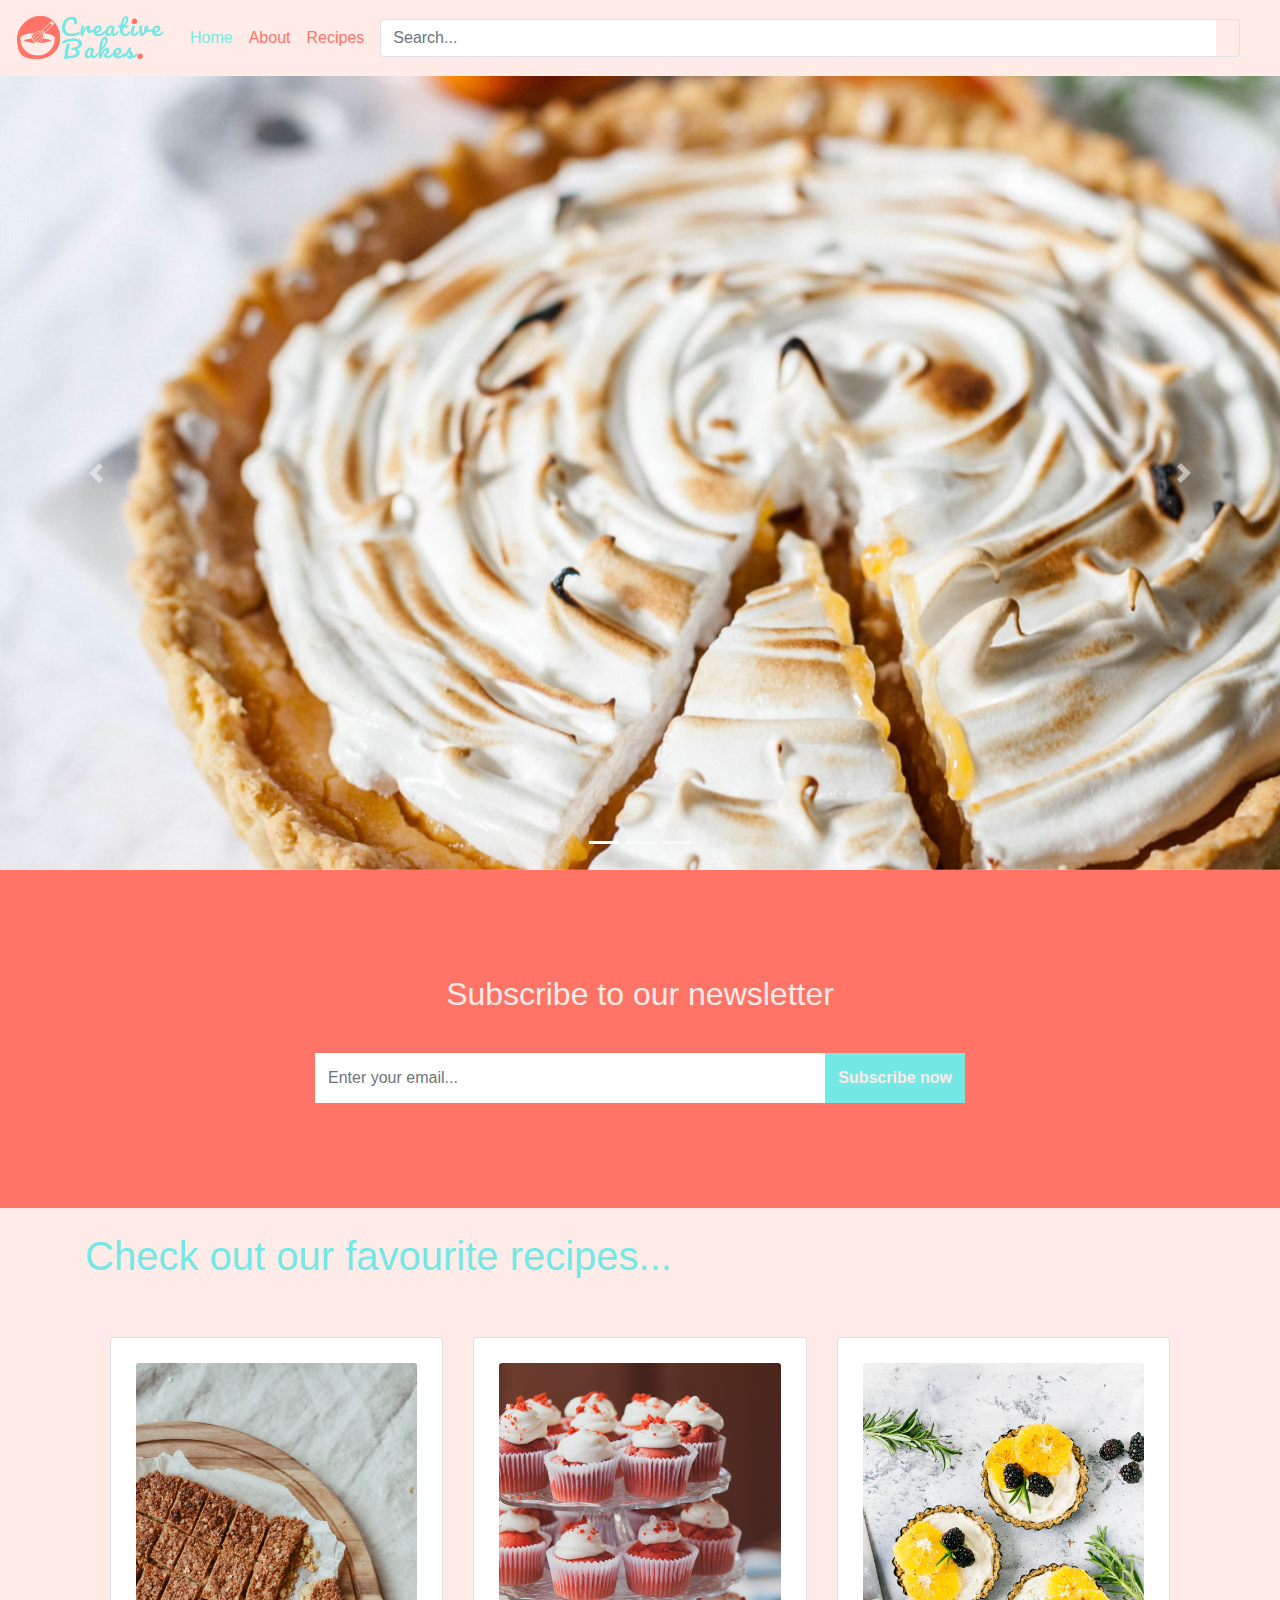
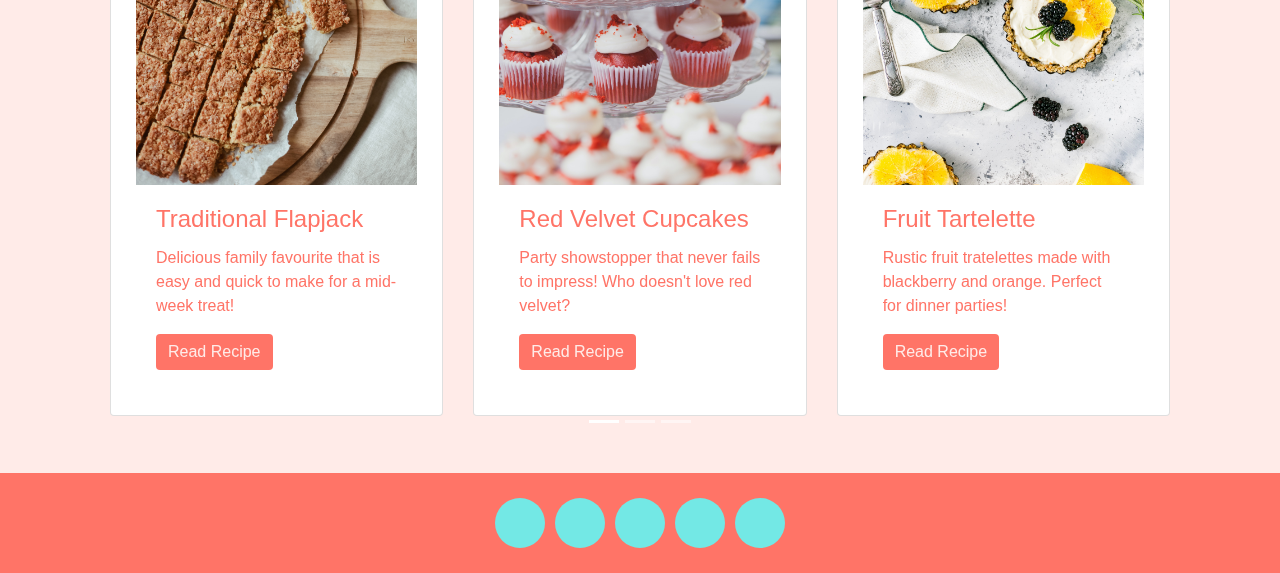
<file: index.html>
<!DOCTYPE html>
<html>
    <head>
        <link rel="shortcut icon" type= "image/png" href="Images/Favicon6.png">
        <link rel="stylesheet" href="https://use.fontawesome.com/releases/v5.8.1/css/all.css" integrity="sha384-50oBUHEmvpQ+1lW4y57PTFmhCaXp0ML5d60M1M7uH2+nqUivzIebhndOJK28anvf" crossorigin="anonymous">
        <link rel="stylesheet" href="https://stackpath.bootstrapcdn.com/bootstrap/4.5.2/css/bootstrap.min.css" integrity="sha384-JcKb8q3iqJ61gNV9KGb8thSsNjpSL0n8PARn9HuZOnIxN0hoP+VmmDGMN5t9UJ0Z" crossorigin="anonymous">
        <link rel="stylesheet" href="style.css">

        <script src="https://code.jquery.com/jquery-3.5.1.slim.min.js" integrity="sha384-DfXdz2htPH0lsSSs5nCTpuj/zy4C+OGpamoFVy38MVBnE+IbbVYUew+OrCXaRkfj" crossorigin="anonymous"></script>
        <script src="https://cdn.jsdelivr.net/npm/popper.js@1.16.1/dist/umd/popper.min.js" integrity="sha384-9/reFTGAW83EW2RDu2S0VKaIzap3H66lZH81PoYlFhbGU+6BZp6G7niu735Sk7lN" crossorigin="anonymous"></script>
        <script src="https://stackpath.bootstrapcdn.com/bootstrap/4.5.2/js/bootstrap.min.js" integrity="sha384-B4gt1jrGC7Jh4AgTPSdUtOBvfO8shuf57BaghqFfPlYxofvL8/KUEfYiJOMMV+rV" crossorigin="anonymous"></script>
    </head>

    <body>
        <nav class="navbar navbar-expand-md navbar-light bg-faded">
            <a class="navbar-brand" href="#"><img src="Images/Creative Bakes Logo (7).png" width="150" height="50" alt=""></a>
            <button class="navbar-toggler" type="button" data-toggle="collapse" data-target="#navbar5">
                <span class="navbar-toggler-icon"></span>
            </button>
            <div class="navbar-collapse collapse" id="navbar5">
                <ul class="navbar-nav">
                    <li class="nav-item active">
                        <a class="nav-link" href="#">Home<span class="sr-only">Home</span></a>
                    </li>
                    <li class="nav-item">
                        <a class="nav-link" href="about.html">About</a>
                    </li>
                    <li class="nav-item">
                        <a class="nav-link" href="recipes.html">Recipes</a>
                    </li>
                </ul>
                <form class="mx-2 my-auto d-inline w-100">
                    <div class="input-group">
                        <input type="text" class="form-control border border-right-0" placeholder="Search...">
                        <span class="input-group-append">
                            <button class="btn btn-outline-secondary border border-left-0" type="button">
                                <i class="fa fa-search"></i>
                            </button>
                        </span>
                    </div>
                </form>
                <ul class="navbar-nav">
                    <li class="nav-item dropdown">
                        <a class="nav-link" href="http://example.com" id="navbarDropdownMenuLink" data-toggle="dropdown" aria-haspopup="true" aria-expanded="false">
                            <i class="fa fa-cog fa-lg"></i>
                        </a>
                        <div class="dropdown-menu dropdown-menu-right" aria-labelledby="navbarDropdownMenuLink">
                            <a class="dropdown-item" href="contact.html">Contact Us</a>
                        </div>
                    </li>
                </ul>
            </div>
        </nav>
        <!--Navbar ends-->
        <!--Carousel-->
        <!--Carousel Wrapper-->
<div id="carousel-example-1z" class="carousel slide carousel-fade" data-ride="carousel">
    <!--Indicators-->
    <ol class="carousel-indicators">
      <li data-target="#carousel-example-1z" data-slide-to="0" class="active"></li>
      <li data-target="#carousel-example-1z" data-slide-to="1"></li>
      <li data-target="#carousel-example-1z" data-slide-to="2"></li>
    </ol>
    <!--/.Indicators-->
    <!--Slides-->
    <div class="carousel-inner" role="listbox">
      <!--First slide-->
      <div class="carousel-item active">
        <img class="d-block w-100" src="Images/alex-loup-aX_ljOOyWJY-unsplash.jpg"
          alt="First slide">
      </div>
      <!--/First slide-->
      <!--Second slide-->
      <div class="carousel-item">
        <img class="d-block w-100" src="Images/anthony-espinosa-6iqpLKqeaE0-unsplash.jpg"
          alt="Second slide">
      </div>
      <!--/Second slide-->
      <!--Third slide-->
      <div class="carousel-item">
        <img class="d-block w-100" src="Images/becky-fantham-DIUJSBiJNoc-unsplash.jpg"
          alt="Third slide">
      </div>
      <!--/Third slide-->
    </div>
    <!--/.Slides-->
    <!--Controls-->
    <a class="carousel-control-prev" href="#carousel-example-1z" role="button" data-slide="prev">
      <span class="carousel-control-prev-icon" aria-hidden="true"></span>
      <span class="sr-only">Previous</span>
    </a>
    <a class="carousel-control-next" href="#carousel-example-1z" role="button" data-slide="next">
      <span class="carousel-control-next-icon" aria-hidden="true"></span>
      <span class="sr-only">Next</span>
    </a>
    <!--/.Controls-->
  </div>
  <!--/.Carousel Wrapper-->
  <!--Newsletter-->
  <section class="newsletter">
    <div class="container">
     <div class="row">
      <div class="col-sm-12">
        <div class="content">
            <h2>Subscribe to our newsletter</h2>
          <form class="input-group">
             <input type="email" class="form-control" placeholder="Enter your email...">
             <span class="input-group-btn">
             <button class="btn" type="submit" onclick = "myFunction()">Subscribe now</button>
             </span>
          </form>
        </div>
      </div>
     </div>
    </div>
    </section>

    <!--Carousel two-->
    <div class="container my-4">
            <h1>Check out our favourite recipes...</h1> 
        <!--Carousel Wrapper-->
        <div id="multi-item-example" class="carousel slide carousel-multi-item" data-ride="carousel">
    
          <!--Controls-->
          <div class="controls-top">
            <a class="btn-floating" href="#multi-item-example" data-slide="prev"><i class="fa fa-chevron-left"></i></a>
            <a class="btn-floating" href="#multi-item-example" data-slide="next"><i class="fa fa-chevron-right"></i></a>
          </div>
          <!--/.Controls-->
    
          <!--Indicators-->
          <ol class="carousel-indicators">
            <li data-target="#multi-item-example" data-slide-to="0" class="active"></li>
            <li data-target="#multi-item-example" data-slide-to="1"></li>
            <li data-target="#multi-item-example" data-slide-to="2"></li>
          </ol>
          <!--/.Indicators-->
    
          <!--Slides-->
          <div class="carousel-inner" role="listbox">
    
            <!--First slide-->
            <div class="carousel-item active">
    
              <div class="row">
                <div class="col-md-4">
                  <div class="card mb-2">
                    <img class="card-img-top" src="Images/gaelle-marcel-nLjplPd5L6o-unsplash.jpg"
                      alt="Card image cap">
                    <div class="card-body">
                      <h4 class="card-title">Traditional Flapjack</h4>
                      <p class="card-text">Delicious family favourite that is easy and quick to make for a mid-week treat!</p>
                      <a class="btn btn-primary">Read Recipe</a>
                    </div>
                  </div>
                </div>
    
                <div class="col-md-4 clearfix d-none d-md-block">
                  <div class="card mb-2">
                    <img class="card-img-top" src="Images/heather-mount-kg60vwnXHro-unsplash.jpg"
                      alt="Card image cap">
                    <div class="card-body">
                      <h4 class="card-title">Red Velvet Cupcakes</h4>
                      <p class="card-text">Party showstopper that never fails to impress! Who doesn't love red velvet?</p>
                      <a class="btn btn-primary">Read Recipe</a>
                    </div>
                  </div>
                </div>
    
                <div class="col-md-4 clearfix d-none d-md-block">
                  <div class="card mb-2">
                    <img class="card-img-top" src="Images/kim-daniels-OrkEasJeY74-unsplash.jpg"
                      alt="Card image cap">
                    <div class="card-body">
                      <h4 class="card-title">Fruit Tartelette</h4>
                      <p class="card-text">Rustic fruit tratelettes made with blackberry and orange. Perfect for dinner parties!</p>
                      <a class="btn btn-primary">Read Recipe</a>
                    </div>
                  </div>
                </div>
              </div>
    
            </div>
            <!--/.First slide-->
    
            <!--Second slide-->
            <div class="carousel-item">
    
              <div class="row">
                <div class="col-md-4">
                  <div class="card mb-2">
                    <img class="card-img-top" src="Images/heather-barnes-l9Ugo0XcGWw-unsplash.jpg"
                      alt="Card image cap">
                    <div class="card-body">
                      <h4 class="card-title">Pistachio Macarons</h4>
                      <p class="card-text">Technically challenging French classic, perfect for gifts and special ocassions.</p>
                      <a class="btn btn-primary">Read Recipe</a>
                    </div>
                  </div>
                </div>
    
                <div class="col-md-4 clearfix d-none d-md-block">
                  <div class="card mb-2">
                    <img class="card-img-top" src="Images/dilyara-garifullina-6jvOSxDp-Lk-unsplash.jpg"
                      alt="Card image cap">
                    <div class="card-body">
                      <h4 class="card-title">Paris-Brest</h4>
                      <p class="card-text">Sophisticated alternative to classic choux buns and éclairs, sure to be a favourite!</p>
                      <a class="btn btn-primary">Read Recipe</a>
                    </div>
                  </div>
                </div>
    
                <div class="col-md-4 clearfix d-none d-md-block">
                  <div class="card mb-2">
                    <img class="card-img-top" src="Images/louise-lyshoj-WHJTaLqonkU-unsplash.jpg"
                      alt="Card image cap">
                    <div class="card-body">
                      <h4 class="card-title">Rye Sourdough</h4>
                      <p class="card-text">Twist on the classic white sourdough with a deep, malty flavour. Perfect for a picinc!</p>
                      <a class="btn btn-primary">Read Recipe</a>
                    </div>
                  </div>
                </div>
              </div>
    
            </div>
            <!--/.Second slide-->
    
          </div>
          <!--/.Slides-->
    
        </div>
        <!--/.Carousel Wrapper-->
    
      </div>
      
      <footer>
        <a href="https://twitter.com" target="_blank">
          <span class='social-icon'><i class="fab fa-twitter"></i></span>
        </a>
        <a href="https://facebook.com" target="_blank">
          <span class='social-icon'><i class="fab fa-facebook-f"></i></span>
        </a>
        <a href="https://instagram.com" target="_blank">
          <span class='social-icon'><i class="fab fa-instagram"></i></span>
        </a>
        <a href="https://pinterest.co.uk/" target="_blank">
            <span class='social-icon'><i class="fab fa-pinterest-p"></i></span>
          </a>
          <a href="https://youtube.com" target="_blank">
            <span class='social-icon'><i class="fab fa-youtube"></i></span>
          </a>

      </footer>

      <script>
        function myFunction() {
                alert("Thank you for subscribing!");
        document.forms[0].reset();
        }
      </script>

    </body>

</html>
</file>
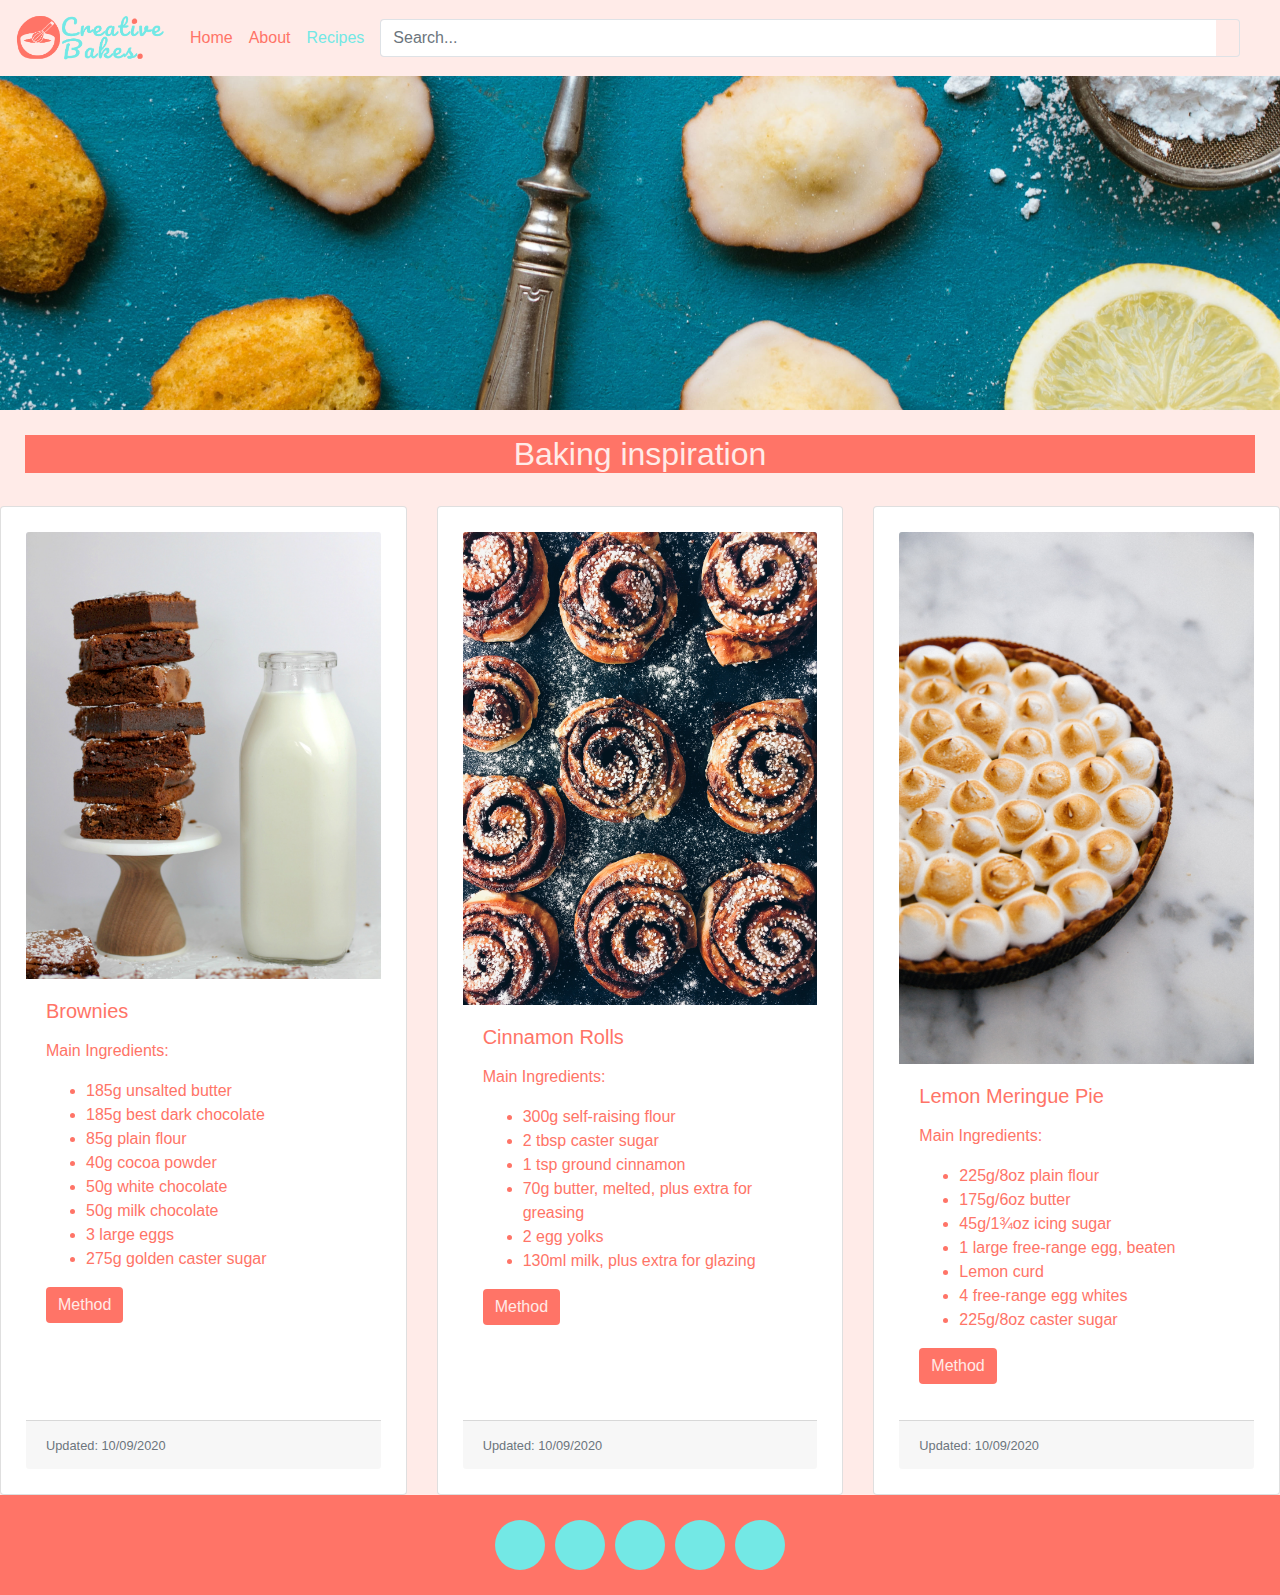
<file: recipes.html>
<!DOCTYPE html>
<html>
    <head>
        <link rel="shortcut icon" type= "image/png" href="Images/Favicon6.png">
        <link rel="stylesheet" href="https://use.fontawesome.com/releases/v5.8.1/css/all.css" integrity="sha384-50oBUHEmvpQ+1lW4y57PTFmhCaXp0ML5d60M1M7uH2+nqUivzIebhndOJK28anvf" crossorigin="anonymous">
        <link rel="stylesheet" href="https://stackpath.bootstrapcdn.com/bootstrap/4.5.2/css/bootstrap.min.css" integrity="sha384-JcKb8q3iqJ61gNV9KGb8thSsNjpSL0n8PARn9HuZOnIxN0hoP+VmmDGMN5t9UJ0Z" crossorigin="anonymous">
        <link rel="stylesheet" href="style.css">

        <script src="https://code.jquery.com/jquery-3.5.1.slim.min.js" integrity="sha384-DfXdz2htPH0lsSSs5nCTpuj/zy4C+OGpamoFVy38MVBnE+IbbVYUew+OrCXaRkfj" crossorigin="anonymous"></script>
        <script src="https://cdn.jsdelivr.net/npm/popper.js@1.16.1/dist/umd/popper.min.js" integrity="sha384-9/reFTGAW83EW2RDu2S0VKaIzap3H66lZH81PoYlFhbGU+6BZp6G7niu735Sk7lN" crossorigin="anonymous"></script>
        <script src="https://stackpath.bootstrapcdn.com/bootstrap/4.5.2/js/bootstrap.min.js" integrity="sha384-B4gt1jrGC7Jh4AgTPSdUtOBvfO8shuf57BaghqFfPlYxofvL8/KUEfYiJOMMV+rV" crossorigin="anonymous"></script>
    </head>

    <body>
        <nav class="navbar navbar-expand-md navbar-light bg-faded">
            <a class="navbar-brand" href="#"><img src="Images/Creative Bakes Logo (7).png" width="150" height="50" alt=""></a>
            <button class="navbar-toggler" type="button" data-toggle="collapse" data-target="#navbar5">
                <span class="navbar-toggler-icon"></span>
            </button>
            <div class="navbar-collapse collapse" id="navbar5">
                <ul class="navbar-nav">
                    <li class="nav-item">
                        <a class="nav-link" href="index.html">Home</a>
                    </li>
                    <li class="nav-item">
                        <a class="nav-link" href="about.html">About</a>
                    </li>
                    <li class="nav-item active">
                        <a class="nav-link" href="">Recipes<span class="sr-only">Recipes</span></a>
                    </li>
                </ul>
                <form class="mx-2 my-auto d-inline w-100">
                    <div class="input-group">
                        <input type="text" class="form-control border border-right-0" placeholder="Search...">
                        <span class="input-group-append">
                            <button class="btn btn-outline-secondary border border-left-0" type="button">
                                <i class="fa fa-search"></i>
                            </button>
                        </span>
                    </div>
                </form>
                <ul class="navbar-nav">
                    <li class="nav-item dropdown">
                        <a class="nav-link" href="http://example.com" id="navbarDropdownMenuLink" data-toggle="dropdown" aria-haspopup="true" aria-expanded="false">
                            <i class="fa fa-cog fa-lg"></i>
                        </a>
                        <div class="dropdown-menu dropdown-menu-right" aria-labelledby="navbarDropdownMenuLink">
                            <a class="dropdown-item" href="contact.html">Contact Us</a>
                        </div>
                    </li>
                </ul>
            </div>
        </nav>
        <!--Navbar ends-->
        <main>
            <header>
                <img src="Images/jonathan-pielmayer-ecbZ5gEE-60-unsplash.jpg" alt="food">
            </header>
            <div class="title">
                <h2>Baking inspiration</h2>
            </div>
            <div class="card-deck">
                <div class="card">
                  <img class="card-img-top" src="Images/sheri-silver-cG9WtPNHI38-unsplash.jpg" alt="Card image cap">
                  <div class="card-body">
                    <h5 class="card-title">Brownies</h5>
                    <p class="card-text">
                        <p>Main Ingredients:</p>
                        <ul>
                            <li>185g unsalted butter</li>
                            <li>185g best dark chocolate</li>
                            <li>85g plain flour</li>
                            <li>40g cocoa powder</li>
                            <li>50g white chocolate</li>
                            <li>50g milk chocolate</li>
                            <li>3 large eggs</li>
                            <li>275g golden caster sugar</li>
                        </ul>
                        <a href="https://www.bbcgoodfood.com/recipes/best-ever-chocolate-brownies-recipe" class="btn btn-info" role="button">Method</a>
                    </p>
                  </div>
                  <div class="card-footer">
                    <small class="text-muted">Updated: 10/09/2020</small>
                  </div>
                </div>
                <div class="card">
                  <img class="card-img-top" src="Images/otto-norin-uG3Vu5TXKxE-unsplash.jpg" alt="Card image cap">
                  <div class="card-body">
                    <h5 class="card-title">Cinnamon Rolls</h5>
                    <p class="card-text">
                      <p>Main Ingredients:</p>
                        <ul>
                            <li>300g self-raising flour</li>
                            <li>2 tbsp caster sugar</li>
                            <li>1 tsp ground cinnamon</li>
                            <li>70g butter, melted, plus extra for greasing</li>
                            <li>2 egg yolks</li>
                            <li>130ml milk, plus extra for glazing</li>
                        </ul>
                        <a href="https://www.bbcgoodfood.com/recipes/cinnamon-rolls" class="btn btn-info" role="button">Method</a>
                    </p>
                  </div>
                  <div class="card-footer">
                    <small class="text-muted">Updated: 10/09/2020</small>
                  </div>
                </div>
                <div class="card">
                  <img class="card-img-top" src="Images/charles-deluvio-EYWZp_UJaYw-unsplash.jpg" alt="Card image cap">
                  <div class="card-body">
                    <h5 class="card-title">Lemon Meringue Pie</h5>
                    <p class="card-text">
                        <p>Main Ingredients:</p>
                        <ul>
                            <li>225g/8oz plain flour</li>
                            <li>175g/6oz butter</li>
                            <li>45g/1¾oz icing sugar</li>
                            <li>1 large free-range egg, beaten</li>
                            <li>Lemon curd</li>
                            <li>4 free-range egg whites</li>
                            <li>225g/8oz caster sugar</li>
                        </ul>
                        <a href="https://www.bbc.co.uk/food/recipes/marys_lemon_meringue_pie_02330" class="btn btn-info" role="button">Method</a>
                    </p>
                  </div>
                  <div class="card-footer">
                    <small class="text-muted">Updated: 10/09/2020</small>
                  </div>
                </div>
              </div>

           </main>      
      <footer>
        <a href="https://twitter.com" target="_blank">
          <span class='social-icon'><i class="fab fa-twitter"></i></span>
        </a>
        <a href="https://facebook.com" target="_blank">
          <span class='social-icon'><i class="fab fa-facebook-f"></i></span>
        </a>
        <a href="https://instagram.com" target="_blank">
          <span class='social-icon'><i class="fab fa-instagram"></i></span>
        </a>
        <a href="https://pinterest.co.uk/" target="_blank">
            <span class='social-icon'><i class="fab fa-pinterest-p"></i></span>
          </a>
          <a href="https://youtube.com" target="_blank">
            <span class='social-icon'><i class="fab fa-youtube"></i></span>
          </a>
      </footer>

    </body>
</html>
</file>
<file: style.css>
.navbar-light .navbar-nav .nav-link {
    color: #ff7467;
}

.navbar-light .navbar-nav .nav-item.active .nav-link {
    color: #73e8e5;
}

.navbar-light .navbar-nav .nav-link:hover {
    color: #73e8e5;
    }

.navbar-light .navbar-nav .dropdown-item {
    color: #ff7467;
}

.navbar-light .navbar-nav .fa.fa-cog.fa-lg {
    color: #ff7467;
}

#carousel-example-1z img {
    width: 100%;
    height: calc(100vh - 56px - 50px);
    object-fit: cover;
}

.newsletter {
    padding: 80px 0;
    background: #ff7467;
    }
        
    .newsletter .content {
        max-width: 650px;
        margin: 0 auto;
        text-align: center;
        position: relative;
        z-index: 2; }
        .newsletter .content h2 {
        color: #ffebe8;
        margin-bottom: 40px; }
        .newsletter .content .form-control {
        height: 50px;
        border-color: #ffffff;
        border-radius:0;
        }
        .newsletter .content.form-control:focus {
        box-shadow: none;
        border: 2px solid #ffebe8;
        }
        .newsletter .content .btn {
        min-height: 50px; 
        border-radius:0;
        background: #73e8e5;
        color: #ffebe8;
        font-weight:600;
        }

footer {
    display: flex;  /* allows use of "justify-content" property */
    justify-content: center;  /* horizontally centers the contents (the social icons) */
    background-color: #ff7467;
    height: 100px;
    padding: 20px;
    }
      
footer a {
    margin: 5px;
    text-decoration: none!important;
    }

.social-icon {
    display: inline-flex; 
    width: 50px;
    height: 50px;
    color: #ffebe8;
    background-color: #73e8e5;
    justify-content: center;
    align-items: center;
    border-radius: 50%;
    }
      
.social-icon:hover {
    color: #ff7467;
    }

body {
    color: #ff7467;
    background-color: #ffebe8;
}

img {
    max-width: 100%;
}

.col-md {
    padding: 25px;
}

h2 {
    background-color: #ff7467;
    color: #ffebe8;
}

.card {
    display: flex;
    padding: 25px;

}

.row {
    padding: 25px;
}

.btn.btn-primary {
    background-color: #ff7467;
    color: #ffebe8;
    border: #ff7467;
}

h1 {
    background-color: #ffebe8;
    color: #73e8e5;
}

.btn-floating {
    color: #ff7467;
    background-color: #ffebe8;
    padding: 20px;
    align-items: center;
}

.title {
    padding: 25px;
    text-align: center;
}

.btn.btn-info {
    color: #ffebe8;
    background-color: #ff7467;
    border: #ff7467;
}
</file>
